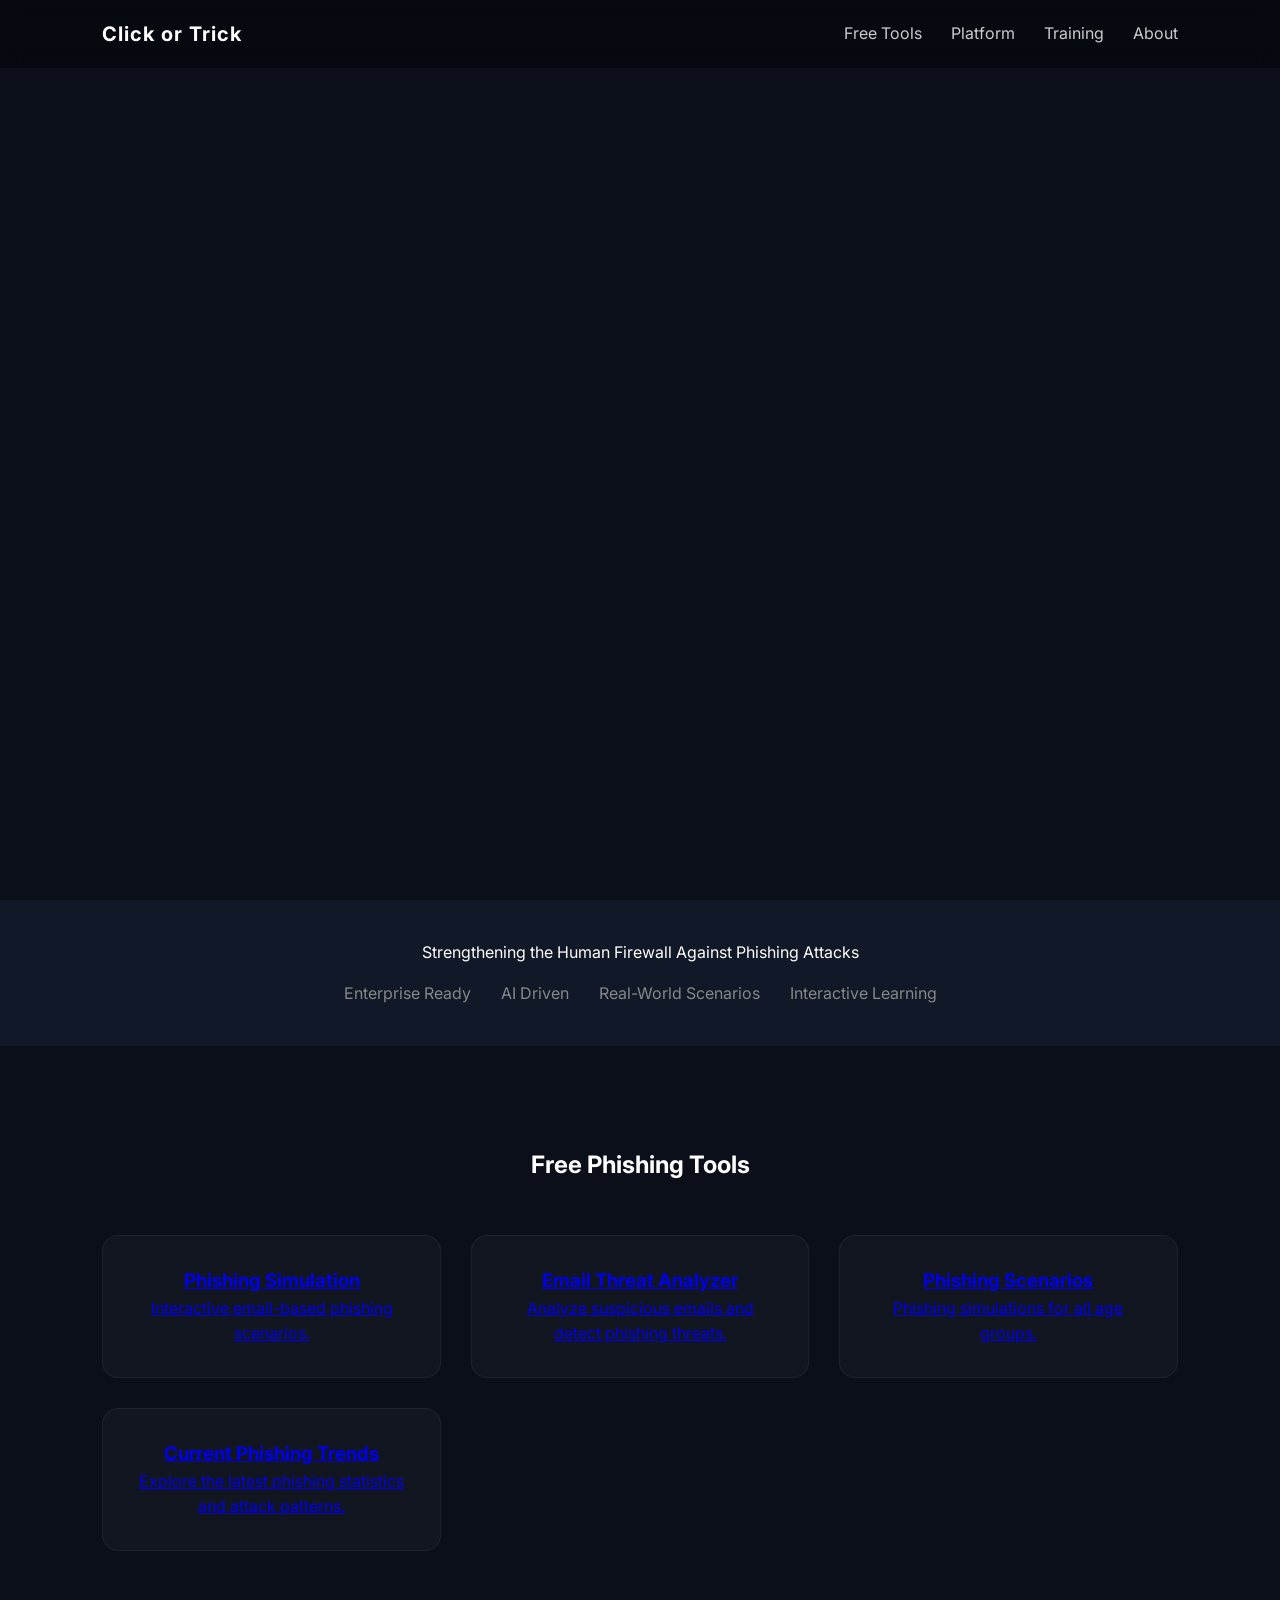
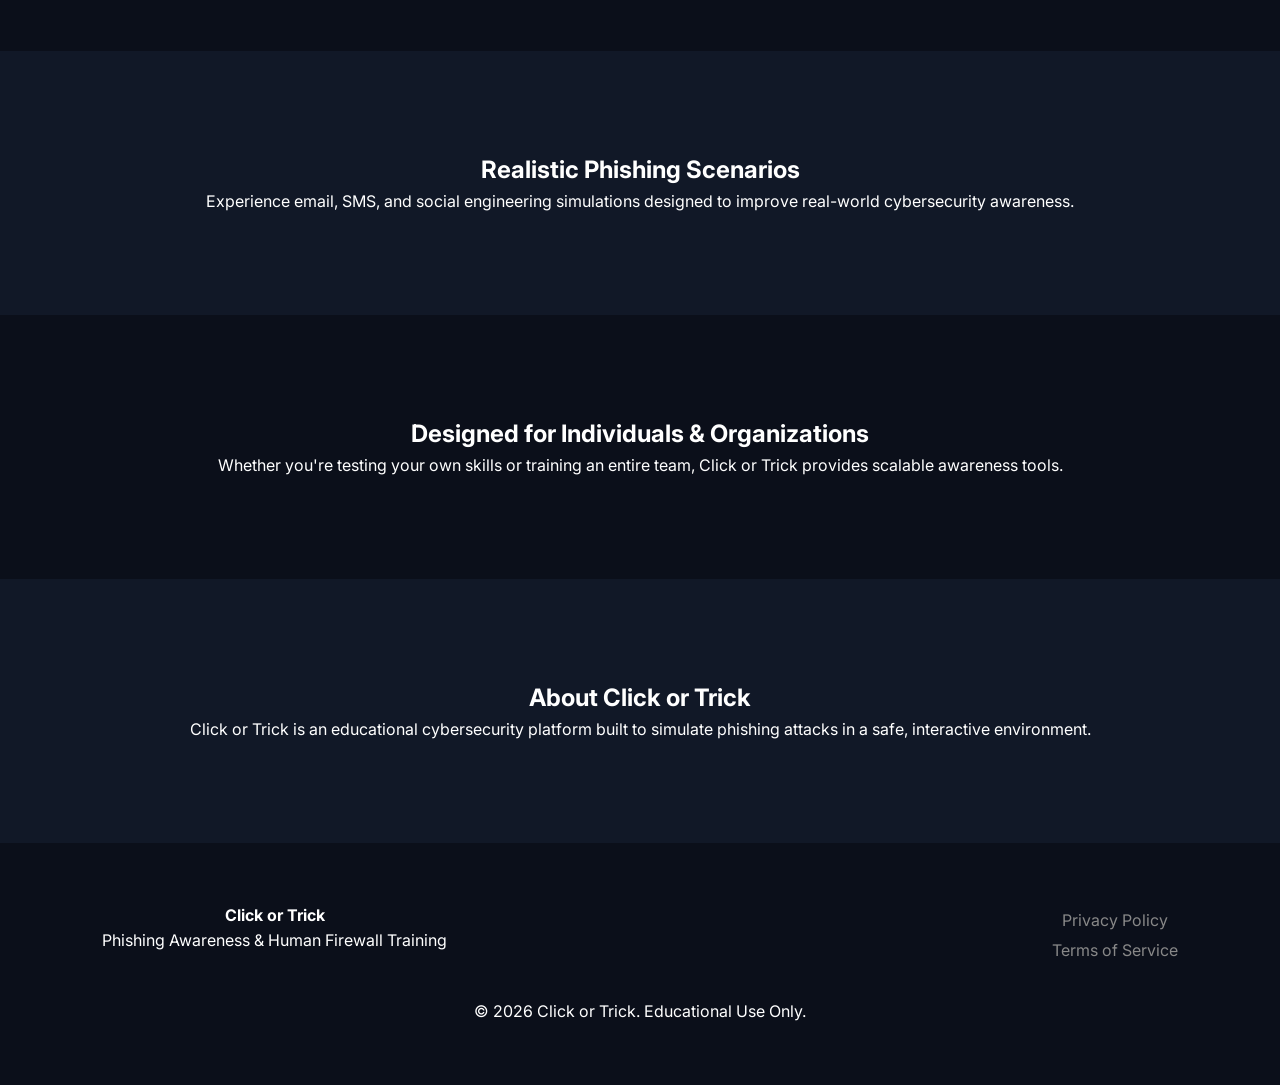
<file: index.html>
<!DOCTYPE html>
<html lang="en">
<head>
    <meta charset="UTF-8">
    <title>Click or Trick | Phishing Awareness Platform</title>
    <meta name="viewport" content="width=device-width, initial-scale=1.0">

    <!-- Google Font -->
    <link href="https://fonts.googleapis.com/css2?family=Inter:wght@300;400;600;700&display=swap" rel="stylesheet">

    <!-- Main CSS -->
    <link rel="stylesheet" href="style.css">
</head>

<body>

<!-- ================= NAVBAR ================= -->
<nav class="navbar">
    <div class="logo">Click or Trick</div>
    <div class="nav-links">
        <a href="#tools">Free Tools</a>
        <a href="#features">Platform</a>
        <a href="#training">Training</a>
        <a href="#about">About</a>
    </div>
</nav>


<!-- ================= HERO WITH INTRO VIDEO ================= -->
<section class="hero">

    <video id="introVideo"
           autoplay
           muted
           playsinline
           preload="auto">
        <source src="intro.mp4" type="video/mp4">
    </video>

    <div id="heroContent" class="hero-overlay-content">
        <h1>Free Phishing Awareness Test</h1>
        <p>Test your cybersecurity instincts in real-world scenarios.</p>

        <div class="hero-buttons">
            <a href="#tools" class="primary-btn">Explore Tools</a>
            <a href="#features" class="secondary-btn">Learn More</a>
        </div>
    </div>

</section>


<!-- ================= TRUST STRIP ================= -->
<section class="trust-strip">
    <p>Strengthening the Human Firewall Against Phishing Attacks</p>
    <div class="logo-row">
        <span>Enterprise Ready</span>
        <span>AI Driven</span>
        <span>Real-World Scenarios</span>
        <span>Interactive Learning</span>
    </div>
</section>


<!-- ================= FREE TOOLS ================= -->
<section id="tools" class="section">
    <h2>Free Phishing Tools</h2>

    <div class="tools-grid">

        <!-- 🔥 OPENS SIMULATION PAGE -->
        <a href="simulation.html" class="tool-card">
            <h3>Phishing Simulation</h3>
            <p>Interactive email-based phishing scenarios.</p>
        </a>

        <a href="analyzer.html" class="tool-card">
             <h3>Email Threat Analyzer</h3>
             <p>Analyze suspicious emails and detect phishing threats.</p>
        </a>
        <a href="agebased.html" class="tool-card">
             <h3>Phishing Scenarios</h3>
              <p>Phishing simulations for all age groups.</p>
        </a>

        
        <a href="trends.html" class="tool-card">
            <h3>Current Phishing Trends</h3>
            <p>Explore the latest phishing statistics and attack patterns.</p>
        </a>

        

    </div>
</section>


<!-- ================= FEATURES ================= -->
<section id="features" class="section dark">
    <h2>Realistic Phishing Scenarios</h2>
    <p>
        Experience email, SMS, and social engineering simulations designed
        to improve real-world cybersecurity awareness.
    </p>
</section>


<!-- ================= TRAINING ================= -->
<section id="training" class="section">
    <h2>Designed for Individuals & Organizations</h2>
    <p>
        Whether you're testing your own skills or training an entire team,
        Click or Trick provides scalable awareness tools.
    </p>
</section>


<!-- ================= ABOUT ================= -->
<section id="about" class="section dark">
    <h2>About Click or Trick</h2>
    <p>
        Click or Trick is an educational cybersecurity platform built to
        simulate phishing attacks in a safe, interactive environment.
    </p>
</section>


<!-- ================= FOOTER ================= -->
<footer>
    <div class="footer-content">
        <div>
            <h4>Click or Trick</h4>
            <p>Phishing Awareness & Human Firewall Training</p>
        </div>

        <div>
            <a href="#">Privacy Policy</a>
            <a href="#">Terms of Service</a>
        </div>
    </div>

    <p class="copyright">
        © 2026 Click or Trick. Educational Use Only.
    </p>
</footer>


<!-- Main JS -->
<script src="script.js"></script>

</body>
</html>
</file>
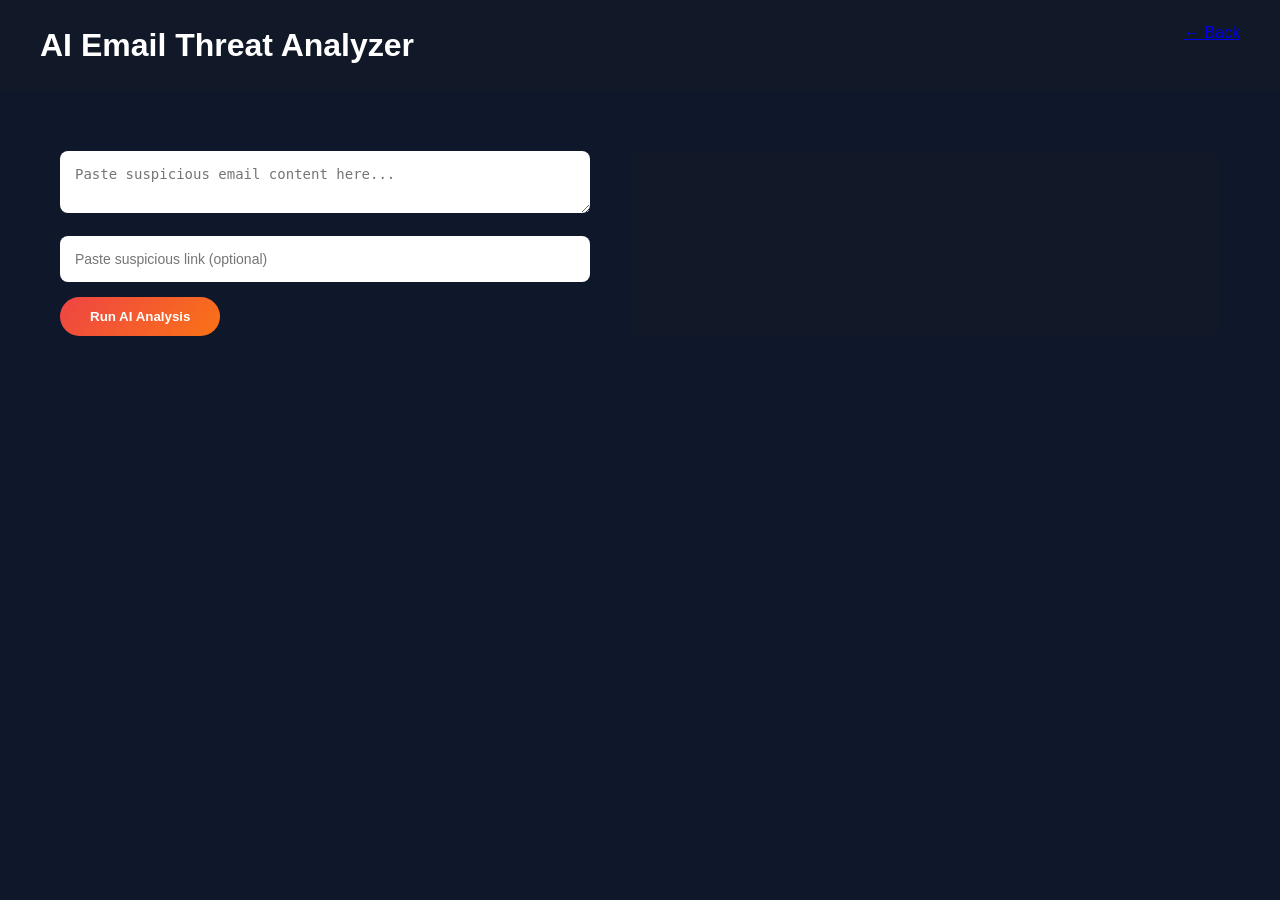
<file: analyzer.html>
<!DOCTYPE html>
<html lang="en">
<head>
    <meta charset="UTF-8">
    <title>Email Threat Analyzer | Click or Trick</title>
    <meta name="viewport" content="width=device-width, initial-scale=1.0">
    <link rel="stylesheet" href="style.css">
</head>
<body class="analyzer-dark">

<div class="analyzer-header">
    <h1>AI Email Threat Analyzer</h1>
    <a href="index.html">← Back</a>
</div>

<section class="analyzer-dashboard">

    <div class="input-panel">
        <textarea id="emailInput" placeholder="Paste suspicious email content here..."></textarea>
        <input type="text" id="linkInput" placeholder="Paste suspicious link (optional)">
        <button id="analyzeBtn">Run AI Analysis</button>
    </div>

    <div class="result-panel">

        <div id="loadingAnimation" class="hidden">
            <div class="spinner"></div>
            <p>Analyzing Threat Patterns...</p>
        </div>

        <div id="analysisOutput" class="hidden">

            <div class="risk-meter">
                <div class="risk-bar">
                    <div id="riskFill"></div>
                </div>
                <span id="riskLabel"></span>
            </div>

            <div id="redFlags"></div>

            <div class="highlighted-email">
                <h3>Email Content Analysis</h3>
                <p id="highlightedText"></p>
            </div>

        </div>

    </div>

</section>

<script src="analyzer.js"></script>
</body>
</html>
</file>
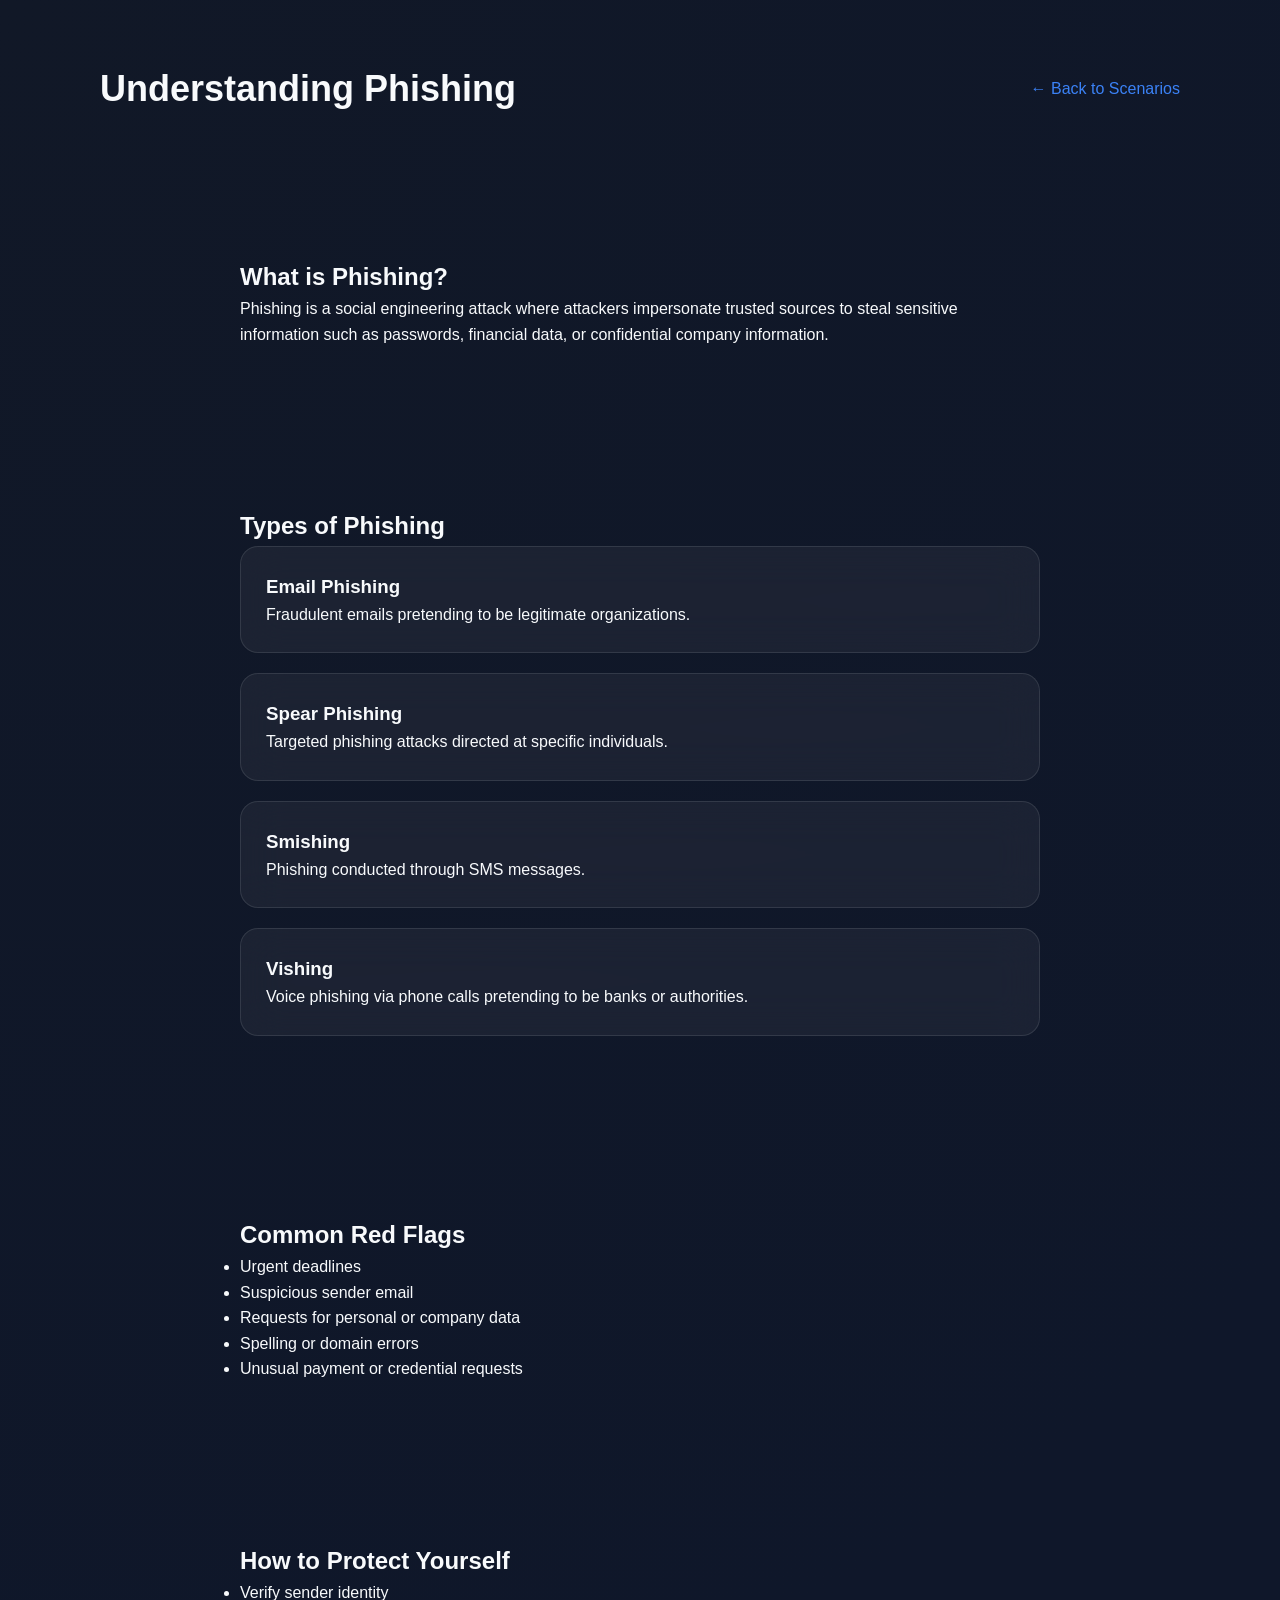
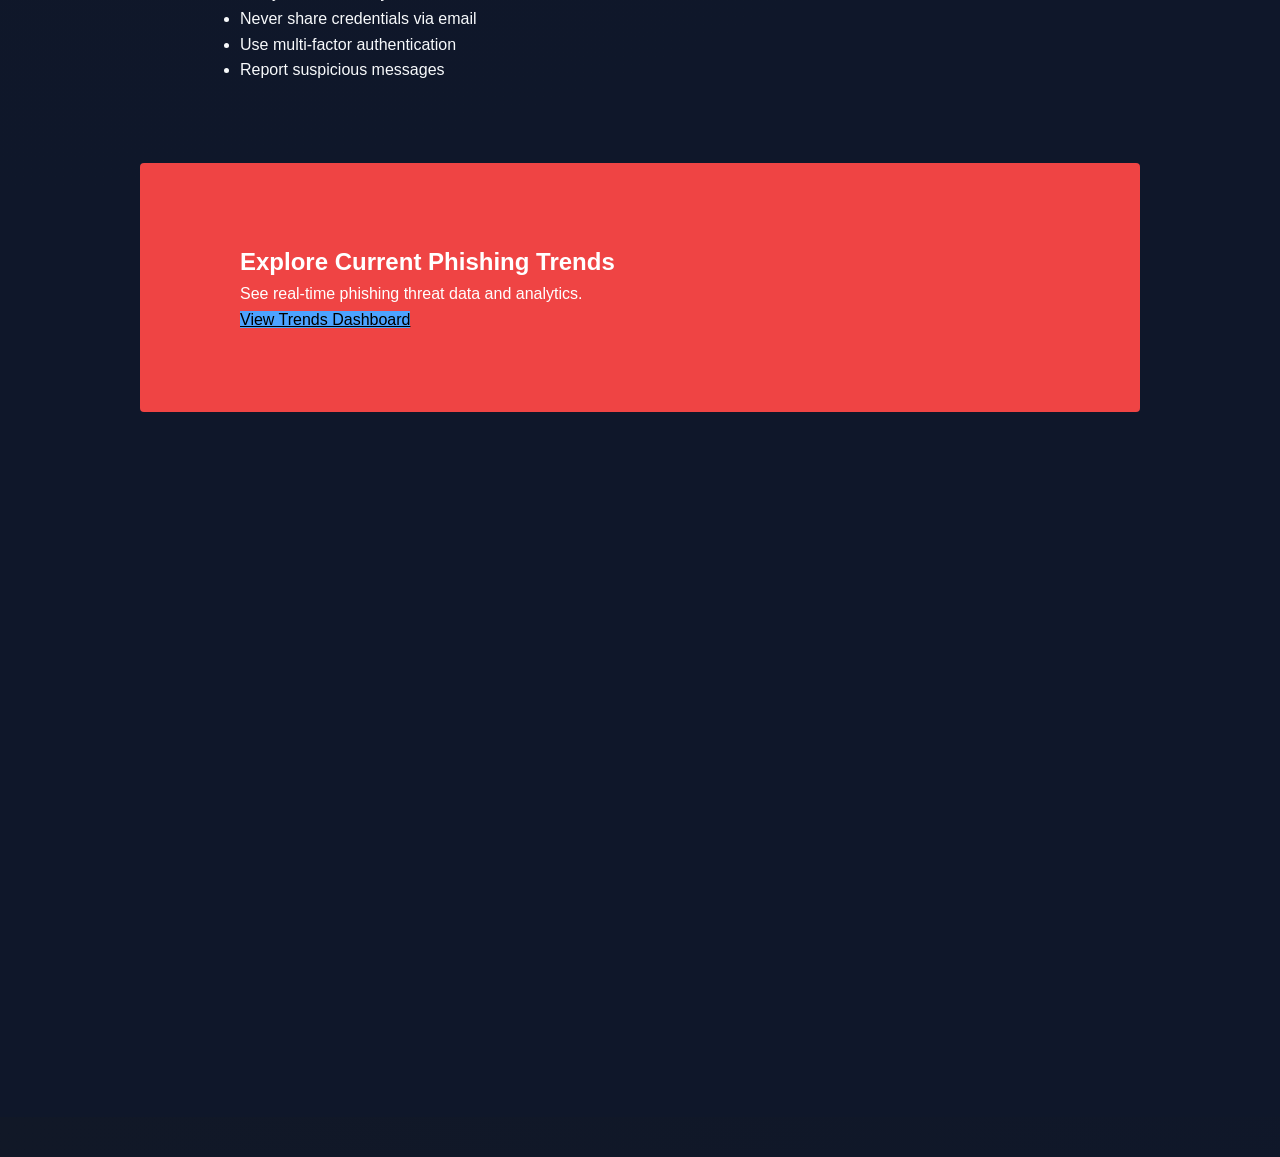
<file: phishing-guide.html>
<!DOCTYPE html>
<html lang="en">
<head>
    <meta charset="UTF-8">
    <title>Understanding Phishing | Click or Trick</title>
    <meta name="viewport" content="width=device-width, initial-scale=1.0">
    <link rel="stylesheet" href="style.css">
</head>
<body class="guide-page">

<header class="guide-header">
    <h1>Understanding Phishing</h1>
    <a href="agebased.html">← Back to Scenarios</a>
</header>

<section class="guide-section">
    <h2>What is Phishing?</h2>
    <p>
        Phishing is a social engineering attack where attackers impersonate trusted
        sources to steal sensitive information such as passwords, financial data,
        or confidential company information.
    </p>
</section>

<section class="guide-section">
    <h2>Types of Phishing</h2>

    <div class="type-card">
        <h3>Email Phishing</h3>
        <p>Fraudulent emails pretending to be legitimate organizations.</p>
    </div>

    <div class="type-card">
        <h3>Spear Phishing</h3>
        <p>Targeted phishing attacks directed at specific individuals.</p>
    </div>

    <div class="type-card">
        <h3>Smishing</h3>
        <p>Phishing conducted through SMS messages.</p>
    </div>

    <div class="type-card">
        <h3>Vishing</h3>
        <p>Voice phishing via phone calls pretending to be banks or authorities.</p>
    </div>
</section>

<section class="guide-section">
    <h2>Common Red Flags</h2>
    <ul>
        <li>Urgent deadlines</li>
        <li>Suspicious sender email</li>
        <li>Requests for personal or company data</li>
        <li>Spelling or domain errors</li>
        <li>Unusual payment or credential requests</li>
    </ul>
</section>

<section class="guide-section">
    <h2>How to Protect Yourself</h2>
    <ul>
        <li>Verify sender identity</li>
        <li>Never share credentials via email</li>
        <li>Use multi-factor authentication</li>
        <li>Report suspicious messages</li>
    </ul>
</section>

<section class="guide-section highlight">
    <h2>Explore Current Phishing Trends</h2>
    <p>See real-time phishing threat data and analytics.</p>
    <a href="index.html#trends" class="primary-btn">View Trends Dashboard</a>
</section>
<script>
const reveals = document.querySelectorAll(".reveal");

window.addEventListener("scroll", () => {
    reveals.forEach(el => {
        const windowHeight = window.innerHeight;
        const revealTop = el.getBoundingClientRect().top;
        const revealPoint = 120;

        if (revealTop < windowHeight - revealPoint) {
            el.classList.add("active");
        }
    });
});
</script>
<section class="guide-section reveal">

    <h2>Phishing Impact Statistics</h2>

    <div class="stats-grid">

        <div class="circle-card">
            <div class="circle">
                <span>91%</span>
            </div>
            <p>Cyber attacks begin with phishing</p>
        </div>

        <div class="circle-card">
            <div class="circle blue">
                <span>76%</span>
            </div>
            <p>Organizations experienced phishing in last year</p>
        </div>

    </div>

</section>
<section class="guide-section reveal">

    <h2>Most Common Phishing Types</h2>

    <div class="bar">
        <label>Email Phishing</label>
        <div class="bar-fill" style="width: 85%"></div>
    </div>

    <div class="bar">
        <label>Spear Phishing</label>
        <div class="bar-fill blue" style="width: 65%"></div>
    </div>

    <div class="bar">
        <label>Smishing</label>
        <div class="bar-fill purple" style="width: 55%"></div>
    </div>

</section>

</body>
</html>
</file>
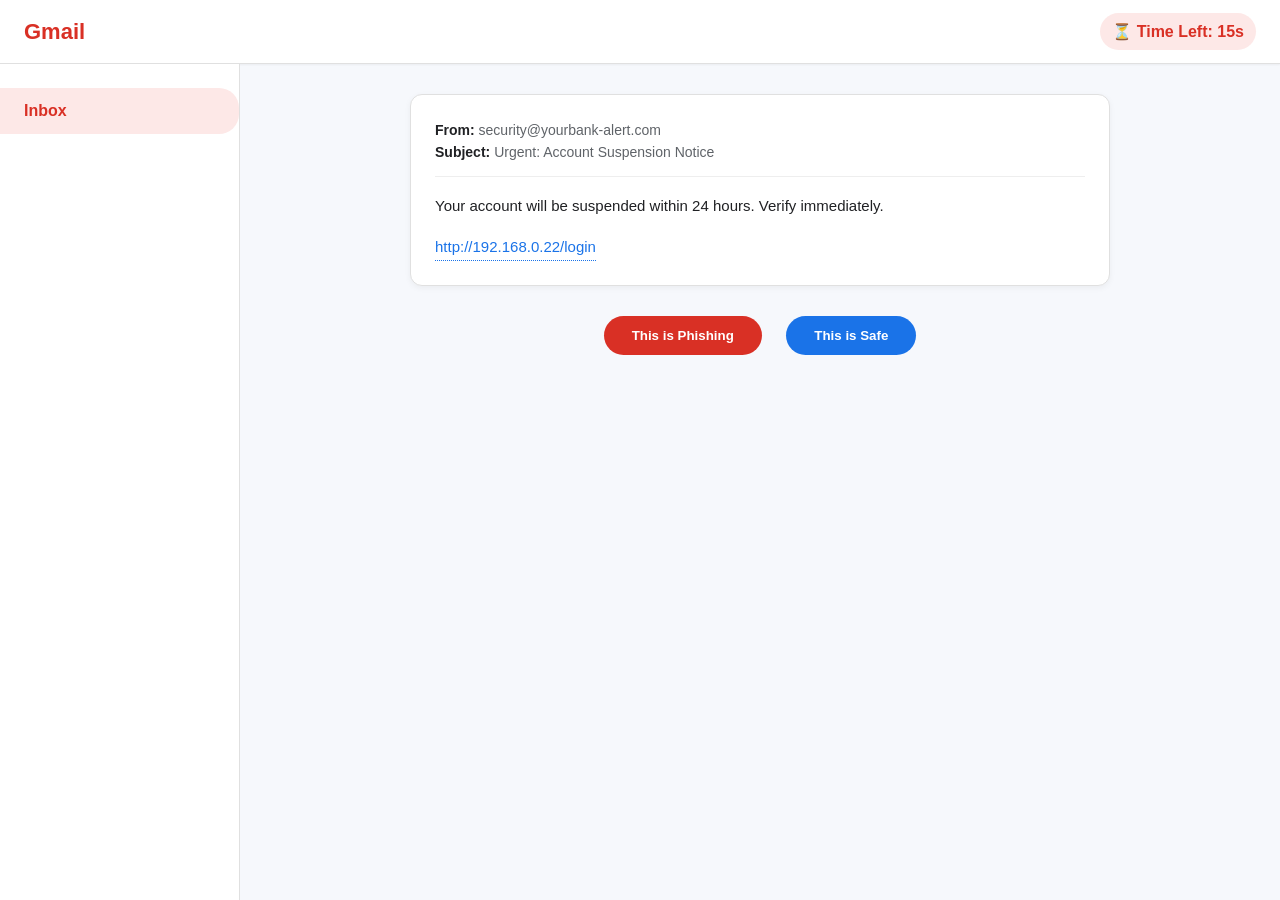
<file: simulation.html>
<!DOCTYPE html>
<html lang="en">
<head>
    <meta charset="UTF-8">
    <title>Phishing Simulation | Click or Trick</title>
    <meta name="viewport" content="width=device-width, initial-scale=1.0">
    <link rel="stylesheet" href="style.css">
</head>
<body class="simulation-light">

<!-- ===== Gmail Header ===== -->
<div class="gmail-header">
    <div class="gmail-logo">Gmail</div>
    <div class="timer-box">
        ⏳ Time Left: <span id="timer">15</span>s
    </div>
</div>

<div class="gmail-layout">

    <!-- Left Sidebar -->
    <div class="gmail-sidebar">
        <p><strong>Inbox</strong></p>
        <p>Starred</p>
        <p>Sent</p>
        <p>Drafts</p>
    </div>

    <!-- Main Content -->
    <div class="gmail-main">

        <div id="emailView">

            <div class="email-card">
                <div class="email-header">
                    <p><strong>From:</strong> <span id="emailFrom"></span></p>
                    <p><strong>Subject:</strong> <span id="emailSubject"></span></p>
                </div>

                <div class="email-body">
                    <p id="emailMessage"></p>
                    <a href="#" class="email-link" id="emailLink"></a>
                </div>
            </div>

            <div class="decision-buttons">
                <button id="clickBtn">This is Phishing</button>
                <button id="ignoreBtn">This is Safe</button>
            </div>

            <div id="feedbackBox" class="feedback-box"></div>

        </div>

        <!-- Inbox Results View -->
        <div id="inboxView" style="display:none;">
            <h3>Inbox Overview</h3>
            <div id="inboxList"></div>
            <div id="finalScore"></div>
        </div>

    </div>
</div>

<script src="simulation.js"></script>
</body>
</html>
</file>
<file: style.css>
/* ================= GLOBAL ================= */
* {
    margin: 0;
    padding: 0;
    box-sizing: border-box;
}

html {
    scroll-behavior: smooth;
}

body {
    font-family: 'Inter', sans-serif;
    background: #0b0f1a;
    color: #ffffff;
    line-height: 1.6;
}
/* ================= VIDEO HERO ================= */

#videoContainer {
    position: relative;
    height: 100vh;
    width: 100%;
    overflow: hidden;
}

#introVideo {
    width: 100%;
    height: 100%;
    object-fit: cover;
}
.scroll-indicator {
    margin-top: 30px;
    font-size: 14px;
    opacity: 0.7;
    animation: bounce 2s infinite;
}

@keyframes bounce {
    0%,100% { transform: translateY(0); }
    50% { transform: translateY(6px); }
}

.hero-overlay-content {
    position: absolute;
    top: 50%;
    left: 50%;
    transform: translate(-50%, -50%);
    text-align: center;
    color: white;
    opacity: 0;
    transition: opacity 1.5s ease;
    background: rgba(0,0,0,0.4);
    padding: 40px;
    border-radius: 20px;
}

.hero-overlay-content h1 {
    font-size: 48px;
    margin-bottom: 20px;
}

.hero-overlay-content p {
    margin-bottom: 30px;
    color: #ddd;
}

/* ================= NAVBAR ================= */
.navbar {
    position: fixed;
    top: 0;
    width: 100%;
    padding: 18px 8%;
    display: flex;
    justify-content: space-between;
    align-items: center;
    backdrop-filter: blur(12px);
    background: rgba(0, 0, 0, 0.4);
    z-index: 1000;
}

.logo {
    font-weight: 700;
    font-size: 20px;
    letter-spacing: 1px;
}

.nav-links a {
    margin-left: 25px;
    text-decoration: none;
    color: #ccc;
    transition: 0.3s ease;
}

.nav-links a:hover {
    color: #4da3ff;
}

.nav-cta {
    padding: 8px 18px;
    background: #4da3ff;
    border-radius: 20px;
    color: #000 !important;
    font-weight: 600;
}

/* ================= HERO ================= */
.hero {
    position: relative;
    height: 100vh;
    display: flex;
    align-items: center;
    justify-content: center;
    text-align: center;
    overflow: hidden;
}

#bgVideo {
    position: absolute;
    top: 0;
    left: 0;
    width: 100%;
    height: 100%;
    object-fit: cover;
    z-index: -2;
}

.hero-overlay {
    position: absolute;
    width: 100%;
    height: 100%;
    background: linear-gradient(to bottom, rgba(10,10,20,0.6), rgba(10,10,20,0.9));
    z-index: -1;
}

.hero-content h1 {
    font-size: 48px;
    margin-bottom: 20px;
}

.hero-content p {
    max-width: 600px;
    margin: 0 auto 30px;
    color: #ccc;
}

.hero-buttons a {
    padding: 12px 28px;
    margin: 0 10px;
    border-radius: 30px;
    text-decoration: none;
    font-weight: 600;
    transition: 0.3s ease;
}

.primary-btn {
    background: #4da3ff;
    color: #000;
}

.primary-btn:hover {
    box-shadow: 0 0 20px #4da3ff;
}

.secondary-btn {
    border: 1px solid #4da3ff;
    color: #4da3ff;
}

.secondary-btn:hover {
    background: #4da3ff;
    color: #000;
}

/* ================= TRUST STRIP ================= */
.trust-strip {
    padding: 40px 8%;
    text-align: center;
    background: #111827;
}

.logo-row {
    margin-top: 15px;
    display: flex;
    justify-content: center;
    gap: 30px;
    flex-wrap: wrap;
    color: #888;
}

/* ================= GENERAL SECTION ================= */
.section {
    padding: 100px 8%;
    text-align: center;
}

.section.dark {
    background: #111827;
}

/* ================= TOOLS GRID ================= */
.tools-grid {
    margin-top: 50px;
    display: grid;
    grid-template-columns: repeat(auto-fit, minmax(250px, 1fr));
    gap: 30px;
}

.tool-card {
    padding: 30px;
    background: rgba(255,255,255,0.03);
    border-radius: 16px;
    transition: 0.3s ease;
    border: 1px solid rgba(255,255,255,0.05);
}

.tool-card:hover {
    transform: translateY(-8px);
    box-shadow: 0 0 20px rgba(77,163,255,0.3);
}

/* ================= FEATURES ================= */
.feature-block {
    margin-bottom: 80px;
}

.feature-text {
    max-width: 700px;
    margin: auto;
}

.feature-text h2 {
    margin-bottom: 20px;
}

/* ================= CTA SECTION ================= */
.cta-section {
    padding: 120px 8%;
    text-align: center;
    background: linear-gradient(135deg, #1f2937, #0f172a);
}

.cta-form {
    margin-top: 30px;
}

.cta-form input {
    padding: 12px 18px;
    width: 280px;
    border-radius: 25px;
    border: none;
    margin-right: 10px;
}

.cta-form button {
    padding: 12px 25px;
    border-radius: 25px;
    border: none;
    background: #4da3ff;
    font-weight: 600;
    cursor: pointer;
}

.cta-form button:hover {
    box-shadow: 0 0 20px #4da3ff;
}

/* ================= FOOTER ================= */
footer {
    padding: 60px 8%;
    background: #0b0f1a;
    text-align: center;
}

.footer-content {
    display: flex;
    justify-content: space-between;
    flex-wrap: wrap;
    margin-bottom: 30px;
}

.footer-content a {
    display: block;
    margin: 5px 0;
    color: #888;
    text-decoration: none;
}

.footer-content a:hover {
    color: #4da3ff;
}

copyright {
    color: #666;
}

/* ================= RESPONSIVE ================= */
@media (max-width: 768px) {
    .hero-content h1 {
        font-size: 32px;
    }

    .nav-links {
        display: none;
    }

    .footer-content {
        flex-direction: column;
        align-items: center;
        gap: 20px;
    }
}
/* ===== BUTTON GLOW EFFECT ===== */

.primary-btn,
.secondary-btn {
    position: relative;
    overflow: hidden;
    transition: all 0.3s ease;
}

.primary-btn:hover,
.secondary-btn:hover {
    box-shadow: 0 0 15px rgba(77,163,255,0.7),
                0 0 30px rgba(77,163,255,0.4);
    transform: translateY(-2px);
}

/* ===== BLUR AFTER VIDEO ENDS ===== */

.video-ended {
    filter: blur(15px) brightness(0.8);
    transition: filter 1.5s ease, transform 8s ease;
}

/* ===== HERO CONTENT SLIDE UP ===== */

.hero-overlay-content {
    position: absolute;
    top: 55%;
    left: 50%;
    transform: translate(-50%, -40%);
    opacity: 0;
    transition: all 1.5s ease;
}

.show-content {
    opacity: 1;
    transform: translate(-50%, -50%);
}
/* ================= REALISTIC GMAIL UI ================= */

body.simulation-light {
    background: #f6f8fc;
    font-family: 'Inter', sans-serif;
}

/* ===== TOP BAR ===== */

.gmail-header {
    height: 64px;
    background: #ffffff;
    border-bottom: 1px solid #e0e0e0;
    display: flex;
    align-items: center;
    justify-content: space-between;
    padding: 0 24px;
    box-shadow: 0 1px 2px rgba(0,0,0,0.05);
}

.gmail-logo {
    font-size: 22px;
    font-weight: 600;
    color: #d93025;
}

.timer-box {
    background: #fde8e7;
    color: #d93025;
    padding: 6px 12px;
    border-radius: 20px;
    font-weight: 600;
}

/* ===== LAYOUT ===== */

.gmail-layout {
    display: flex;
    height: calc(100vh - 64px);
}

/* ===== SIDEBAR ===== */

.gmail-sidebar {
    width: 240px;
    background: #ffffff;
    border-right: 1px solid #e0e0e0;
    padding: 20px 0;
}

.gmail-sidebar p {
    padding: 10px 24px;
    margin: 4px 0;
    cursor: pointer;
    border-radius: 0 20px 20px 0;
    transition: 0.2s ease;
}

.gmail-sidebar p:hover {
    background: #f1f3f4;
}

.gmail-sidebar p:first-child {
    background: #fde8e7;
    color: #d93025;
    font-weight: 600;
}

/* ===== MAIN AREA ===== */

.gmail-main {
    flex: 1;
    padding: 30px;
    overflow-y: auto;
}

/* ===== EMAIL CARD ===== */

.email-card {
    background: #ffffff;
    border-radius: 12px;
    padding: 24px;
    max-width: 700px;
    margin: 0 auto;
    border: 1px solid #e0e0e0;
    box-shadow: 0 2px 6px rgba(0,0,0,0.05);
    transition: 0.3s ease;
}

.email-card:hover {
    box-shadow: 0 4px 14px rgba(0,0,0,0.08);
}

/* Header */

.email-header {
    border-bottom: 1px solid #eee;
    padding-bottom: 12px;
    margin-bottom: 16px;
    font-size: 14px;
    color: #5f6368;
}

.email-header strong {
    color: #202124;
}

/* Body */

.email-body {
    font-size: 15px;
    line-height: 1.7;
    color: #202124;
}

/* Suspicious Link */

.email-link {
    display: inline-block;
    margin-top: 16px;
    color: #1a73e8;
    font-weight: 500;
    text-decoration: none;
    border-bottom: 1px dotted #1a73e8;
}

.email-link:hover {
    color: #174ea6;
}

/* ===== DECISION BUTTONS ===== */

.decision-buttons {
    margin-top: 30px;
    text-align: center;
}

.decision-buttons button {
    padding: 12px 28px;
    margin: 0 10px;
    border-radius: 24px;
    border: none;
    font-weight: 600;
    cursor: pointer;
    transition: 0.3s ease;
}

#clickBtn {
    background: #d93025;
    color: white;
}

#clickBtn:hover {
    background: #b3261e;
    transform: translateY(-2px);
}

#ignoreBtn {
    background: #1a73e8;
    color: white;
}

#ignoreBtn:hover {
    background: #174ea6;
    transform: translateY(-2px);
}

/* ===== INBOX RESULTS IMPROVED ===== */

#inboxList div {
    padding: 16px 20px;
    border-bottom: 1px solid #e5e5e5;
    font-weight: 500;
    background: #ffffff;
    color: #202124;
    transition: 0.2s ease;
}

#inboxList div:hover {
    background: #f1f3f4;
}

/* Correct (Green Highlight) */
.correct-mail {
    background: #e6f4ea;            /* light green */
    border-left: 6px solid #188038; /* strong green */
    color: #188038;
}

/* Incorrect (Red Highlight) */
.incorrect-mail {
    background: #fce8e6;            /* light red */
    border-left: 6px solid #d93025; /* strong red */
    color: #d93025;
}
/* ===== EMAIL ANALYZER ===== */

/* ================= ADVANCED ANALYZER ================= */

.analyzer-dark {
    background: #0f172a;
    color: white;
    font-family: 'Inter', sans-serif;
}

.analyzer-header {
    display: flex;
    justify-content: space-between;
    padding: 20px 40px;
    background: #111827;
}

.analyzer-dashboard {
    display: flex;
    gap: 40px;
    padding: 60px;
}

.input-panel {
    flex: 1;
}

.input-panel textarea,
.input-panel input {
    width: 100%;
    margin-bottom: 15px;
    padding: 15px;
    border-radius: 8px;
    border: none;
    font-size: 14px;
}

#analyzeBtn {
    background: linear-gradient(135deg, #ef4444, #f97316);
    border: none;
    padding: 12px 30px;
    border-radius: 25px;
    color: white;
    font-weight: 600;
    cursor: pointer;
}

.result-panel {
    flex: 1;
    background: #111827;
    padding: 30px;
    border-radius: 12px;
}

.hidden {
    display: none;
}

/* Spinner */

.spinner {
    width: 40px;
    height: 40px;
    border: 4px solid #444;
    border-top: 4px solid #ef4444;
    border-radius: 50%;
    animation: spin 1s linear infinite;
    margin-bottom: 10px;
}

@keyframes spin {
    100% { transform: rotate(360deg); }
}

/* Risk Meter */

.risk-meter {
    margin-bottom: 20px;
}

.risk-bar {
    height: 12px;
    background: #1f2937;
    border-radius: 20px;
    overflow: hidden;
}

#riskFill {
    height: 100%;
    width: 0%;
    transition: 1s ease;
}

#riskLabel {
    display: block;
    margin-top: 8px;
    font-weight: 600;
}

/* Highlighted Text */

.highlighted-email {
    background: #0b1220;
    padding: 15px;
    border-radius: 8px;
    margin-top: 20px;
}

.highlight {
    background: #ef4444;
    color: white;
    padding: 2px 4px;
    border-radius: 4px;
}
/* ================= TRENDS ================= */



.trends-page {
    background: linear-gradient(to bottom, #f5f5f7, #ffffff);
    font-family: -apple-system, BlinkMacSystemFont, "Inter", sans-serif;
    color: #1d1d1f;
}

.trends-header {
    display: flex;
    justify-content: space-between;
    padding: 40px 80px;
    background: rgba(255,255,255,0.8);
    backdrop-filter: blur(20px);
    border-bottom: 1px solid #e5e5e5;
}

.stats-hero {
    display: flex;
    gap: 30px;
    padding: 60px 80px;
    flex-wrap: wrap;
}

.stat-card {
    flex: 1;
    min-width: 250px;
    background: white;
    padding: 40px;
    border-radius: 20px;
    box-shadow: 0 20px 40px rgba(0,0,0,0.05);
    transition: 0.3s ease;
}

.stat-card:hover {
    transform: translateY(-6px);
}

.stat-card h2 {
    font-size: 42px;
    font-weight: 600;
}

.stat-card p {
    color: #6e6e73;
}

.chart-section {
    padding: 40px 80px;
}

.chart-card {
    background: white;
    padding: 40px;
    border-radius: 20px;
    box-shadow: 0 20px 40px rgba(0,0,0,0.05);
}

.live-feed {
    margin: 60px 80px;
    padding: 30px;
    background: white;
    border-radius: 20px;
    box-shadow: 0 20px 40px rgba(0,0,0,0.05);
}

#feedContainer div {
    padding: 12px 0;
    border-bottom: 1px solid #eee;
    font-size: 14px;
}

.export-btn {
    margin: 40px 80px;
    padding: 12px 20px;
    border-radius: 12px;
    background: #0071e3;
    color: white;
    border: none;
    cursor: pointer;
}

@media(max-width:900px){
    .stats-hero { flex-direction: column; }
}
/* ===== STORY PAGE DARK CINEMATIC ===== */

.story-page {
    background: linear-gradient(to bottom, #0f172a, #111827);
    color: #f9fafb;
    font-family: -apple-system, BlinkMacSystemFont, "Inter", sans-serif;
    min-height: 100vh;
}

/* Header */

.story-header {
    display: flex;
    justify-content: space-between;
    padding: 40px 80px;
    color: white;
}

.story-header a {
    color: #38bdf8;
    text-decoration: none;
}

/* Cards Container */

.card-container {
    display: flex;
    gap: 40px;
    justify-content: center;
    padding: 80px;
    flex-wrap: wrap;
}

/* UNO-Style Cards */

.story-card {
    width: 260px;
    height: 380px;
    border-radius: 24px;
    display: flex;
    align-items: center;
    justify-content: center;
    text-align: center;
    padding: 20px;
    font-weight: 600;
    font-size: 20px;
    cursor: pointer;
    transition: 0.4s ease;
    box-shadow: 0 25px 60px rgba(0,0,0,0.5);
    color: white;
}

/* Different Card Colors */

.story-card:nth-child(1) {
    background: linear-gradient(145deg, #ef4444, #991b1b);
}

.story-card:nth-child(2) {
    background: linear-gradient(145deg, #3b82f6, #1e3a8a);
}

.story-card:nth-child(3) {
    background: linear-gradient(145deg, #8b5cf6, #4c1d95);
}

/* Hover Effect */

.story-card:hover {
    transform: translateY(-10px) rotate(-3deg);
}

/* Viewer Overlay */

.story-viewer {
    position: fixed;
    inset: 0;
    background: rgba(0,0,0,0.9);
    display: flex;
    align-items: center;
    justify-content: center;
}

.story-viewer img {
    width: 100%;
    height: 100%;
    object-fit: cover;
    opacity: 0.7;
}

.story-overlay {
    position: absolute;
    bottom: 100px;
    background: rgba(17,24,39,0.85);
    padding: 40px;
    border-radius: 24px;
    max-width: 700px;
    text-align: center;
    color: white;
    box-shadow: 0 20px 60px rgba(0,0,0,0.6);
}

.story-overlay button {
    margin-top: 20px;
    padding: 12px 25px;
    border-radius: 12px;
    border: none;
    background: #38bdf8;
    color: white;
    cursor: pointer;
}

.hidden {
    display: none;
}
/* ===== Modern Floating Timer ===== */

.countdown {
    position: fixed;
    top: 30px;
    right: 40px;
    padding: 14px 26px;
    font-size: 18px;
    font-weight: 600;
    letter-spacing: 1px;
    border-radius: 40px;
    background: rgba(255, 255, 255, 0.12);
    backdrop-filter: blur(20px);
    color: white;
    border: 1px solid rgba(255, 255, 255, 0.2);
    z-index: 9999;
    box-shadow: 0 10px 40px rgba(0,0,0,0.4);
    transition: all 0.3s ease;
}
/* ===== Scroll Animation ===== */

.reveal {
    opacity: 0;
    transform: translateY(40px);
    transition: all 0.8s ease;
}

.reveal.active {
    opacity: 1;
    transform: translateY(0);
}
/* ===== Bars ===== */

.bar {
    margin: 20px 0;
}

.bar label {
    display: block;
    margin-bottom: 8px;
    font-weight: 500;
}

.bar-fill {
    height: 12px;
    background: #ef4444;
    border-radius: 20px;
    transition: width 1s ease;
}

.bar-fill.blue {
    background: #3b82f6;
}

.bar-fill.purple {
    background: #8b5cf6;
}
.type-card {
    background: rgba(255,255,255,0.05);
    padding: 25px;
    border-radius: 18px;
    margin-bottom: 20px;
    backdrop-filter: blur(20px);
    border: 1px solid rgba(255,255,255,0.1);
    transition: all 0.4s ease;
}

.type-card:hover {
    transform: translateY(-5px);
    border-color: #3b82f6;
}
.guide-page {
    background: radial-gradient(circle at top left, #1e293b, #0f172a);
}
/* ===== GUIDE PAGE CORE ===== */

.guide-page {
    background: radial-gradient(circle at top left, #111827, #0f172a 60%);
    color: #f8fafc;
    font-family: 'Inter', sans-serif;
    overflow-x: hidden;
}

.guide-header {
    padding: 60px 100px;
    display: flex;
    justify-content: space-between;
    align-items: center;
}

.guide-header h1 {
    font-size: 36px;
    font-weight: 700;
}

.guide-header a {
    color: #3b82f6;
    text-decoration: none;
    font-weight: 500;
}
.stats-grid {
    display: grid;
    grid-template-columns: repeat(auto-fit, minmax(250px, 1fr));
    gap: 30px;
    margin-top: 40px;
}

.stat-box {
    background: rgba(59,130,246,0.08);
    padding: 30px;
    border-radius: 18px;
    border: 1px solid rgba(59,130,246,0.3);
    text-align: center;
}

.stat-box h3 {
    font-size: 32px;
    margin-bottom: 10px;
    color: #3b82f6;
}
.guide-section {
    padding: 80px 100px;
    max-width: 1000px;
    margin: auto;
}

.section-card {
    background: rgba(255,255,255,0.04);
    padding: 40px;
    border-radius: 20px;
    backdrop-filter: blur(20px);
    border: 1px solid rgba(255,255,255,0.08);
    margin-bottom: 50px;
    transition: all 0.4s ease;
}

.section-card:hover {
    transform: translateY(-6px);
    border-color: #3b82f6;
}
</file>
